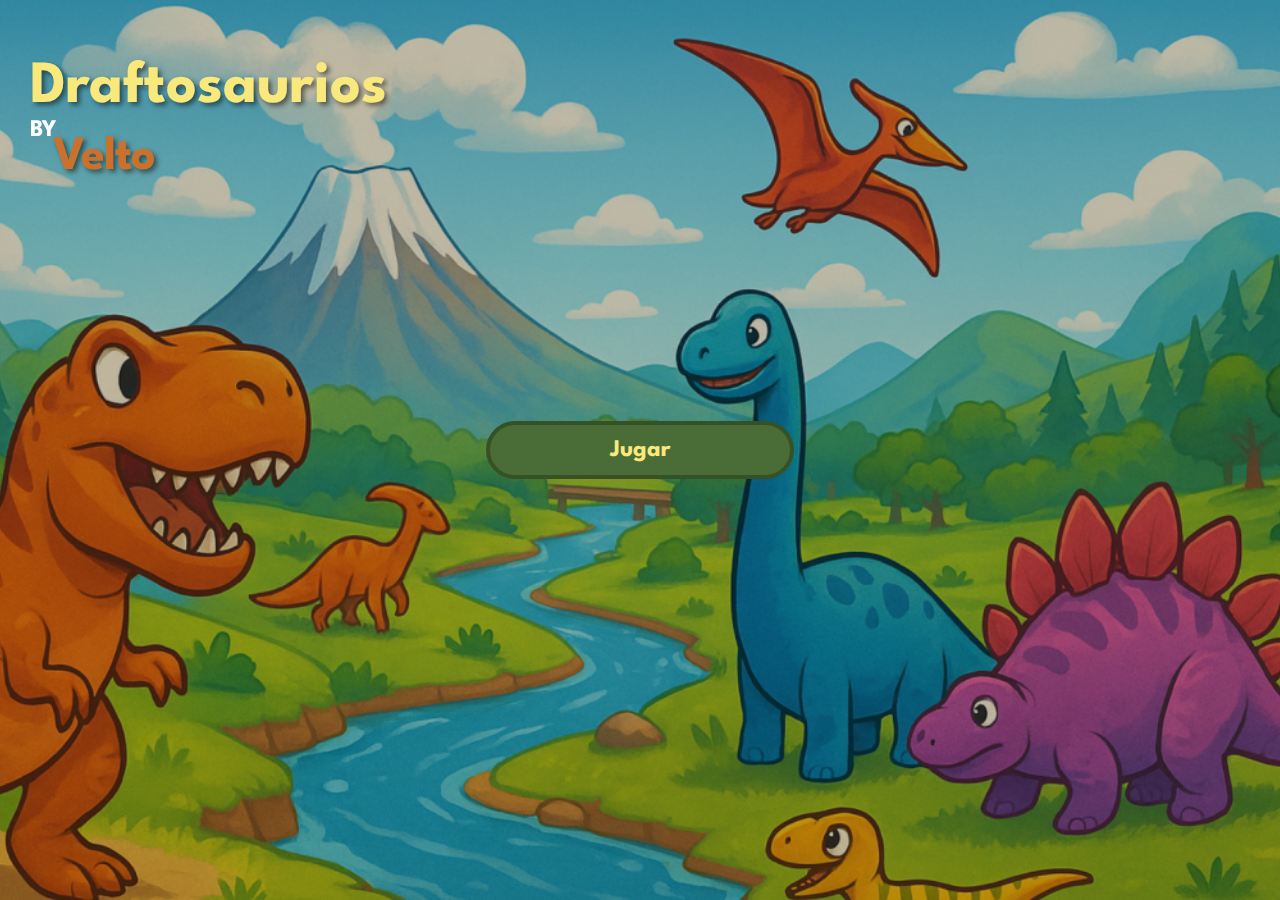
<file: index.html>
<!DOCTYPE html>
<html lang="en">
<head>
  <meta charset="UTF-8" />
  <meta name="viewport" content="width=device-width, initial-scale=1.0" />
  <title>Prototipo</title>
  <link href="https://fonts.googleapis.com/css2?family=League+Spartan&display=swap" rel="stylesheet" />
  <link rel="icon" type="#" href="Recursos/IMG/Isotipo.png" />
  <link rel="stylesheet" href="assets/css/style.css" />
</head>

<body>
  <header>
    <h2 class="Draftosaurios">Draftosaurios</h2>
    <div class="by-velto">
      <h3>BY</h3>
      <h2 class="H2-Velto">Velto</h2>
    </div>
  </header>

  <section id="Register">
    <div class="cuadro">
      <h2 class="text-registrar">Registrarse</h2>
      <a href="#popup" class="cerrar">
        <svg xmlns="http://www.w3.org/2000/svg" width="24" height="24" viewBox="0 0 24 24" fill="none"
          stroke="currentColor" stroke-width="3" stroke-linecap="round" stroke-linejoin="round"
          class="lucide lucide-arrow-left-icon lucide-arrow-left">
          <path d="m12 19-7-7 7-7" />
          <path d="M19 12H5" />
        </svg>
      </a>
      <div id="register-placeholder" class="placeholder">
        <input type="text" placeholder="Usuario" />
        <input type="email" placeholder="Correo Electrónico" />
        <input type="password" placeholder="Contraseña" />
      </div>
      <button class="btn-enviar">Registrarse</button>
    </div>
  </section>
  <section id="popup" class="popup">
    <div class="cuadro">
      <a href="#login">
        <button href="#login" class="btn-iniciar">Iniciar sesión</button>
      </a>
      <a href="#Register">
        <button class="btn-registrar">Registrarse</button>
      </a>
      <a href="#" class="cerrar">
        <svg xmlns="http://www.w3.org/2000/svg" width="24" height="24" viewBox="0 0 24 24" fill="none"
          stroke="currentColor" stroke-width="3" stroke-linecap="round" stroke-linejoin="round"
          class="lucide lucide-arrow-left-icon lucide-arrow-left">
          <path d="m12 19-7-7 7-7" />
          <path d="M19 12H5" />
        </svg>
      </a>
      <h2 class="Draftosaurios-2">Draftosaurios</h2>
    </div>
  </section>
  <section id="login" class="popup">
    <div class="cuadro">
      <h2 class="text-iniciar">Iniciar Sesión</h2>
      <a href="#popup" class="cerrar">
        <svg xmlns="http://www.w3.org/2000/svg" width="24" height="24" viewBox="0 0 24 24" fill="none"
          stroke="currentColor" stroke-width="3" stroke-linecap="round" stroke-linejoin="round"
          class="lucide lucide-arrow-left-icon lucide-arrow-left">
          <path d="m12 19-7-7 7-7" />
          <path d="M19 12H5" />
        </svg>
      </a>
      <div id="login-placeholder" class="placeholder">
        <input type="text" placeholder="Usuario" />
        <input type="password" placeholder="Contraseña" />
      </div>
      <button class="btn-enviar">Jugar</button>
    </div>
  </section>

  <div class="container">
    <a href="/jugar" class="jugar-btn">Jugar</a>
  </div>
</body>
</html>
</file>
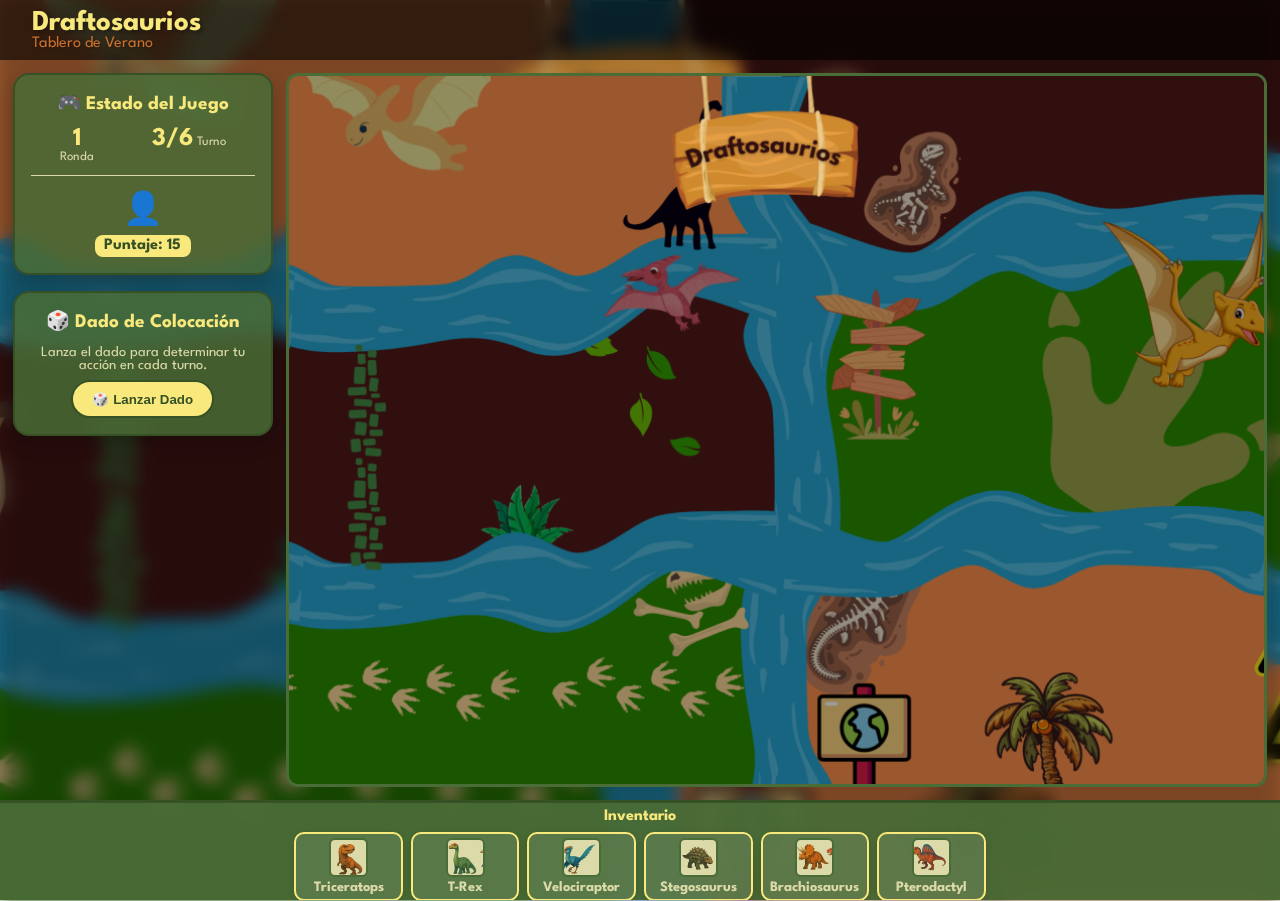
<file: tablero.html>
<!DOCTYPE html>
<html lang="es">
<head>
  <meta charset="UTF-8" />
  <meta name="viewport" content="width=device-width, initial-scale=1.0" />
  <title>Tablero Draftosaurios</title>
  <link rel="stylesheet" href="assets/css/tablero.css" />
</head>
<body>
  <header class="encabezado">
    <h1 class="titulo">Draftosaurios</h1>
    <p class="subtitulo">Tablero de Verano</p>
  </header>
  <main class="zona-principal">
    <section class="sistema-puntos">
      <article class="tarjeta-estado">
        <header class="header-estado">
          🎮 Estado del Juego
        </header>
        <div class="estadisticas">
          <div class="estadistica">
            <span class="valor">1</span>
            <span class="etiqueta">Ronda</span>
          </div>
          <div class="stat">
            <span class="valor">3/6</span>
            <span class="etiqueta">Turno</span>
          </div>
        </div>
        <hr class="separador" />
        <div class="jugador">
          <div class="avatar">👤</div>
          <div class="puntaje">Puntaje: <span>15</span></div>
        </div>
      </article>
      <article class="tarjeta-dado">
        <header class="header-dado">
          🎲 Dado de Colocación
        </header>
        <p class="descripcion">Lanza el dado para determinar tu acción en cada turno.</p>
        <button class="boton-dado">🎲 Lanzar Dado</button>
      </article>
    </section>
    <section class="bloque-tablero">
      <img src="assets/images/3.png" alt="Tablero" />
    </section>
  </main>
  <aside class="inventario">
    <h2>Inventario</h2>
    <ul>
      <li><img src="assets/images/dinos/dinosaur_1.png" alt="Triceratops"><span>Triceratops</span></li>
      <li><img src="assets/images/dinos/dinosaur_2.png" alt="T-Rex"><span>T-Rex</span></li>
      <li><img src="assets/images/dinos/dinosaur_3.png" alt="Velociraptor"><span>Velociraptor</span></li>
      <li><img src="assets/images/dinos/dinosaur_4.png" alt="Stegosaurus"><span>Stegosaurus</span></li>
      <li><img src="assets/images/dinos/dinosaur_5.png" alt="Brachiosaurus"><span>Brachiosaurus</span></li>
      <li><img src="assets/images/dinos/dinosaur_6.png" alt="Pterodactyl"><span>Pterodactyl</span></li>
    </ul>
  </aside>
</body>
</html>
</file>
<file: assets/css/style.css>
@import url("https://fonts.googleapis.com/css2?family=League+Spartan&display=swap");

body {
  font-family: "League Spartan", sans-serif;
  background-image: url("/assets/images/2.png");
  background-size: cover;
  background-position: center;
  background-repeat: no-repeat;
  height: 100vh;
  margin: 0;
  display: flex;
  flex-direction: column;
  justify-content: center;
  align-items: center;
  text-align: center;
}

h1 {
  font-size: 3rem;
  font-weight: bold;
  color: #f9e97c;
  text-shadow: 3px 3px 5px rgba(0, 0, 0, 0.5);
  font-family: "League Spartan", sans-serif;
}

header {
  background-color: hsla(0, 0%, 0%, 0);
  color: white;
  padding: 10px 0 0 30px;
  text-align: left;
  font-size: 2.5rem;
  font-weight: bold;
  font-family: "League Spartan", sans-serif;
  position: fixed;
  width: 100%;
  top: 0;
  left: 0;
}

.Draftosaurios {
  margin-bottom: -20px;
  color: #f9e97c;
  text-shadow: 3px 3px 5px rgba(0, 0, 0, 0.5);
}

.by-velto {
  display: flex;
  align-self: center;
  font-size: 2rem;
  gap: 2px;
}

h3 {
  font-size: 1.5rem;
  margin-bottom: 50px;
}

.H2-Velto {
  gap: 0px;
  color: #cc712c;
  text-shadow: 3px 3px 5px rgba(0, 0, 0, 0.5);
  font-family: "League Spartan", sans-serif;
  margin-left: -5px;
  letter-spacing: -1px;
}

.jugar-btn {
  font-family: "League Spartan", sans-serif;
  font-weight: bold;
  width: 300px;
  height: 50px;
  border-radius: 50px;
  font-size: 1.5rem;
  display: flex;
  justify-content: center;
  align-items: center;
  background-color: #4a6c36;
  color: #f9e97c;
  border: #365126 4px solid;
  cursor: pointer;
  text-decoration: none;
}

#popup:target ~ .container .jugar-btn {
  opacity: 0;
  pointer-events: none;
}

.jugar-btn:hover {
  transform: scale(1.1);
  box-shadow: 0px 8px 15px rgba(0, 0, 0, 0.3);
  background-color: rgba(255, 140, 0, 1);
}

#inicio {
  display: none;
  position: fixed;
  top: 50%;
  left: 50%;
  transform: translate(-50%, -50%);
  background-color: rgba(0, 0, 0, 0.8);
  padding: 20px;
  border-radius: 10px;
  text-align: center;
}

#inicio:target {
  display: block;
}

.popup {
  display: none;
  position: fixed;
  top: 50%;
  left: 50%;
  transform: translate(-50%, -50%);
  background-color: rgba(255, 255, 255, 0.9);
  padding: 20px;
  border-radius: 20px;
  box-shadow: 0px 4px 10px rgba(0, 0, 0, 0.3);
  text-align: center;
  z-index: 1000;
}

#popup:target {
  display: block;
}

.cerrar {
  display: flex;
  align-items: center;
  justify-content: center;
  width: 50px;
  height: 50px;
  background-color: rgba(245, 222, 179, 0);
  border: 4px solid #dbdaa800;
  border-radius: 50%;
  cursor: pointer;
  transition: transform 0.3s ease, box-shadow 0.3s ease;
  position: absolute;
  margin-top: 280px;
  left: 5px;
}

.cerrar svg {
  width: 30px;
  height: 30px;
  stroke: rgb(202, 143, 65);
}

.cerrar:hover {
  transform: scale(1.1);
  box-shadow: 0px 4px 10px rgba(0, 0, 0, 0);
}

.cuadro {
  width: 300px;
  height: 350px;
  background-color: #4a6c36;
  position: absolute;
  display: flex;
  flex-direction: column;
  justify-content: center;
  align-items: center;
  top: 50%;
  left: 50%;
  transform: translate(-50%, -50%);
  border-radius: 25px;
  border: #365126 4px solid;
  box-shadow: 0px 4px 10px rgba(0, 0, 0, 0.3);
}

.btn-iniciar,
.btn-registrar {
  width: 200px;
  height: 50px;
  border-radius: 25px;
  font-size: 1.5rem;
  font-weight: bold;
  color: #f9e97c;
  border: none;
  cursor: pointer;
  margin-top: 10px;
  transition: background-color 0.3s ease, transform 0.3s ease;
  font-family: "League Spartan", sans-serif;
  background-color: #4a6c36;
  border: #365126 4px solid;
  text-decoration: none;
}

.btn-iniciar:hover,
.btn-registrar:hover {
  background-color: rgba(255, 140, 0, 1);
  transform: scale(1.05);
  box-shadow: 0px 8px 15px rgba(3, 3, 5, 0.3);
}

.Hecho {
  position: absolute;
  font-weight: bold;
  font-family: "League Spartan", sans-serif;
  display: block;
  margin-top: 10px;
  font-size: 20px;
  color: rgb(0, 0, 0);
  text-decoration: none;
  background-color: #dbdaa8;
  border: 10px solid #dbdaa8;
  border-radius: 10px;
  bottom: 10px;
  right: 10px;
}

.Hecho:hover {
  color: #000000;
  transform: scale(1.05);
  box-shadow: 0px 8px 15px rgba(3, 3, 5, 0.3);
}

.Draftosaurios-2 {
  font-size: 2.5rem;
  color: moccasin;
  font-family: "League Spartan", sans-serif;
  position: absolute;
  top: 15px;
}

#login {
  display: none;
  position: fixed;
  top: 50%;
  left: 50%;
  transform: translate(-50%, -50%) scale(0.8);
  background-color: rgba(255, 255, 255, 0.9);
  padding: 20px;
  border-radius: 20px;
  box-shadow: 0px 4px 10px rgba(0, 0, 0, 0.3);
  text-align: center;
  opacity: 0;
  transition: opacity 0.5s ease-in-out, transform 0.5s ease-in-out;
}

#login:target {
  display: block;
  opacity: 1;
  transform: translate(-50%, -50%) scale(1);
}

input {
  font-family: "League Spartan", sans-serif;
  font-weight: bold;
  width: 200px;
  padding: 5px;
  font-size: 1.2rem;
  border: 2px solid #4a6c36;
  border-radius: 25px;
  margin-bottom: 10px;
  background-color: #f9e97c;
}

.text-iniciar {
  height: 50px;
  display: flex;
  font-size: 2.5rem;
  color: antiquewhite;
  font-weight: bold;
  margin-bottom: 20px;
}

input::placeholder {
  font-family: "League Spartan", sans-serif;
  font-weight: bold;
  color: #0000007d;
}

input:focus {
  outline: none;
  border: 2px solid #4a6c36;
  font-family: "League Spartan", sans-serif;
  font-weight: bold;
}

.btn-enviar {
  font-family: "League Spartan", sans-serif;
  line-height: 40px;
  width: 200px;
  height: 50px;
  border-radius: 25px;
  font-size: 1.5rem;
  font-weight: bold;
  color: #f9e97c;
  border: none;
  cursor: pointer;
  background-color: #4a6c36;
  border: #365126 4px solid;
  text-decoration: none;
  transition: background-color 0.3s ease, transform 0.3s ease;
  margin-top: 0px;
}

.btn-enviar:hover {
  background-color: rgba(255, 140, 0, 1);
  transform: scale(1.05);
  box-shadow: 0px 8px 15px rgba(3, 3, 5, 0.3);
}

#Register {
  font-family: "League Spartan", sans-serif;
  color: antiquewhite;
  font-size: 1.5rem;
  display: none;
  position: fixed;
  top: 50%;
  left: 50%;
  transform: translate(-50%, -50%) scale(0.8);
  background-color: rgba(255, 255, 255, 0.9);
  padding: 20px;
  border-radius: 20px;
  box-shadow: 0px 4px 10px rgba(0, 0, 0, 0.3);
  text-align: center;
  opacity: 0;
  transition: opacity 0.5s ease-in-out, transform 0.5s ease-in-out;
}

#Register:target {
  display: block;
  opacity: 1;
  transform: translate(-50%, -50%) scale(1);
}

#Register:target .container .jugar-btn {
  visibility: hidden;
  display: none;
}

/* Mobile-First (320px - 576px) */
@media (max-width: 576px) {
  header {
    padding: 10px 0 0 15px;
    font-size: 1.8rem;
  }
  
  .Draftosaurios {
    font-size: 1.8rem;
  }
  
  .by-velto {
    font-size: 1.4rem;
  }
  
  h3 {
    font-size: 1.2rem;
    margin-bottom: 30px;
  }
  
  .H2-Velto {
    font-size: 1.4rem;
  }
  
  .jugar-btn {
    width: 250px;
    height: 45px;
    font-size: 1.3rem;
  }
  
  .cuadro {
    width: 280px;
    height: 320px;
  }
  
  .btn-iniciar,
  .btn-registrar {
    width: 180px;
    height: 45px;
    font-size: 1.3rem;
  }
  
  .btn-enviar {
    width: 180px;
    height: 45px;
    font-size: 1.3rem;
  }
  
  input {
    width: 180px;
    font-size: 1.1rem;
  }
  
  .text-iniciar,
  .text-registrar {
    font-size: 2rem;
  }
  
  .Draftosaurios-2 {
    font-size: 2rem;
  }
  
  .cerrar {
    width: 40px;
    height: 40px;
    margin-top: 250px;
  }
  
  .cerrar svg {
    width: 25px;
    height: 25px;
  }
}

/* Tabletas (577px - 992px) */
@media (min-width: 577px) and (max-width: 992px) {
  header {
    padding: 10px 0 0 25px;
    font-size: 2.2rem;
  }
  
  .Draftosaurios {
    font-size: 2.2rem;
  }
  
  .by-velto {
    font-size: 1.8rem;
  }
  
  h3 {
    font-size: 1.4rem;
    margin-bottom: 40px;
  }
  
  .H2-Velto {
    font-size: 1.8rem;
  }
  
  .jugar-btn {
    width: 280px;
    height: 48px;
    font-size: 1.4rem;
  }
  
  .cuadro {
    width: 290px;
    height: 340px;
  }
  
  .btn-iniciar,
  .btn-registrar {
    width: 190px;
    height: 48px;
    font-size: 1.4rem;
  }
  
  .btn-enviar {
    width: 190px;
    height: 48px;
    font-size: 1.4rem;
  }
  
  input {
    width: 190px;
    font-size: 1.15rem;
  }
  
  .text-iniciar,
  .text-registrar {
    font-size: 2.2rem;
  }
  
  .Draftosaurios-2 {
    font-size: 2.2rem;
  }
  
  .cerrar {
    width: 45px;
    height: 45px;
    margin-top: 270px;
  }
  
  .cerrar svg {
    width: 28px;
    height: 28px;
  }
}

/* Escritorio (≥993px) - Mantiene los estilos originales */
@media (min-width: 993px) {

  .jugar-btn:hover {
    transform: scale(1.1);
  }
  
  .btn-iniciar:hover,
  .btn-registrar:hover,
  .btn-enviar:hover {
    transform: scale(1.05);
  }
  
  .cerrar:hover {
    transform: scale(1.1);
  }
}
</file>
<file: assets/css/tablero.css>
@import url("https://fonts.googleapis.com/css2?family=League+Spartan&display=swap");

:root {
  --amarillo: #f9e97c;
  --verde: #4a6c36;
  --verde-oscuro: #365126;
  --marron: #cc712c;
  --beige: #dbdaa8;
}

html, body {
  height: 100%;
  margin: 0;
  overflow: hidden;
  font-family: "League Spartan", sans-serif;
}

body {
  display: grid;
  grid-template-rows: 60px 1fr 100px; 
  background: url("../images/3.png") center/cover no-repeat fixed;
}

body::before {
  content: "";
  position: fixed;
  top: 0; left: 0; width: 100%; height: 100%;
  background: inherit;
  filter: blur(8px) brightness(0.8);
  z-index: -1;
}

.encabezado {
  background: rgba(0, 0, 0, 0.6);
  padding-left: 2rem;
  display: flex;
  flex-direction: column;
  justify-content: center;
}

.titulo {
  margin: 0;
  font-size: 1.8rem;
  color: var(--amarillo);
  text-shadow: 2px 2px 5px rgba(0,0,0,0.4);
}

.subtitulo {
  margin: 0;
  font-size: 1rem;
  color: var(--marron);
  text-shadow: 1px 1px 3px rgba(0,0,0,0.4);
}

.zona-principal {
  display: grid;
  grid-template-columns: 260px 1fr; 
  gap: 0.8rem; 
  padding: 0.8rem;
  overflow: hidden;
}

.sistema-puntos {
  display: flex;
  flex-direction: column;
  gap: 1rem;
  color: var(--amarillo);
}

.tarjeta-estado,
.tarjeta-dado {
  background: rgba(74, 108, 54, 0.85);
  border: 2px solid var(--verde-oscuro);
  border-radius: 16px;
  padding: 1rem;
  text-align: center;
  box-shadow: 0 8px 18px rgba(0, 0, 0, 0.2);
}

.header-estado,
.header-dado {
  font-size: 1.2rem;
  font-weight: bold;
  margin-bottom: 0.8rem;
}

.estadisticas {
  display: flex;
  justify-content: space-around;
  margin-bottom: 0.5rem;
}

.estadistica {
  display: flex;
  flex-direction: column;
  align-items: center;
}

.valor {
  font-size: 1.6rem;
  font-weight: bold;
}

.etiqueta {
  font-size: 0.8rem;
  color: var(--beige);
}

.separador {
  border: none;
  border-top: 1px solid var(--beige);
  margin: 0.8rem 0;
}

.jugador {
  display: flex;
  flex-direction: column;
  align-items: center;
}

.avatar {
  font-size: 2rem;
}

.puntaje {
  margin-top: 0.5rem;
  background: var(--amarillo);
  color: var(--verde-oscuro);
  border-radius: 8px;
  padding: 0.2rem 0.6rem;
  font-weight: bold;
}

.tarjeta-dado .descripcion {
  font-size: 0.9rem;
  color: var(--beige);
  margin-bottom: 0.5rem;
}

.boton-dado {
  background: var(--amarillo);
  color: var(--verde-oscuro);
  border: 2px solid var(--verde-oscuro);
  border-radius: 50px;
  font-weight: bold;
  padding: 0.6rem 1.2rem;
  cursor: pointer;
  transition: transform 0.2s, background 0.2s;
}

.boton-dado:hover {
  background: rgba(255, 140, 0, 1);
  color: #fff;
  transform: scale(1.05);
}


.bloque-tablero {
  background: rgba(255, 255, 255, 0.1);
  border: 3px solid var(--verde);
  border-radius: 12px;
  overflow: hidden;
  min-height: 0;
  max-height: 100%; 
}

.bloque-tablero img {
  width: 100%;
  height: 100%;
  object-fit: cover;
}

.inventario {
  background: rgba(74, 108, 54, 0.95);
  border-top: 3px solid var(--verde-oscuro);
  padding: 0.4rem 1rem 0.8rem;
  display: flex;
  flex-direction: column;
  align-items: center;
  box-sizing: border-box;
  width: 100%;
}

.inventario h2 {
  color: var(--amarillo);
  text-align: center;
  margin: 0 0 0.5rem 0;
  font-size: 1rem;
}

.inventario ul {
  list-style: none;
  display: flex;
  flex-wrap: wrap;
  justify-content: center;
  align-items: center;
  gap: 0.5rem;
  margin: 0;
  padding: 0;
  max-width: 100%;
}

.inventario li {
  background: rgba(255, 255, 255, 0.1);
  border: 2px solid var(--amarillo);
  border-radius: 10px;
  padding: 0.2rem 0.3rem; 
  display: flex;
  flex-direction: column;
  align-items: center;
  color: var(--beige);
  box-shadow: 0 2px 6px rgba(0,0,0,0.15);
  transition: transform 0.2s, box-shadow 0.2s;
  flex: 0 1 60px; 
  max-width: 85px; 
  min-width: 95px; 
}

.inventario li:hover {
  transform: translateY(-3px) scale(1.04);
  box-shadow: 0 4px 10px rgba(0,0,0,0.2);
}

.inventario img {
  width: 35px;
  height: 35px;
  border-radius: 6px;
  border: 2px solid var(--verde);
  margin-bottom: 0.2rem;
  background: var(--beige);
  object-fit: contain;
}

.inventario span {
  font-size: 0.90rem;
  font-weight: bold;
  text-align: center;
  word-break: break-word;
  line-height: 1.1;
}
.inventario {
  padding: 0.4rem 0.5rem 0.8rem; 
}
</file>
